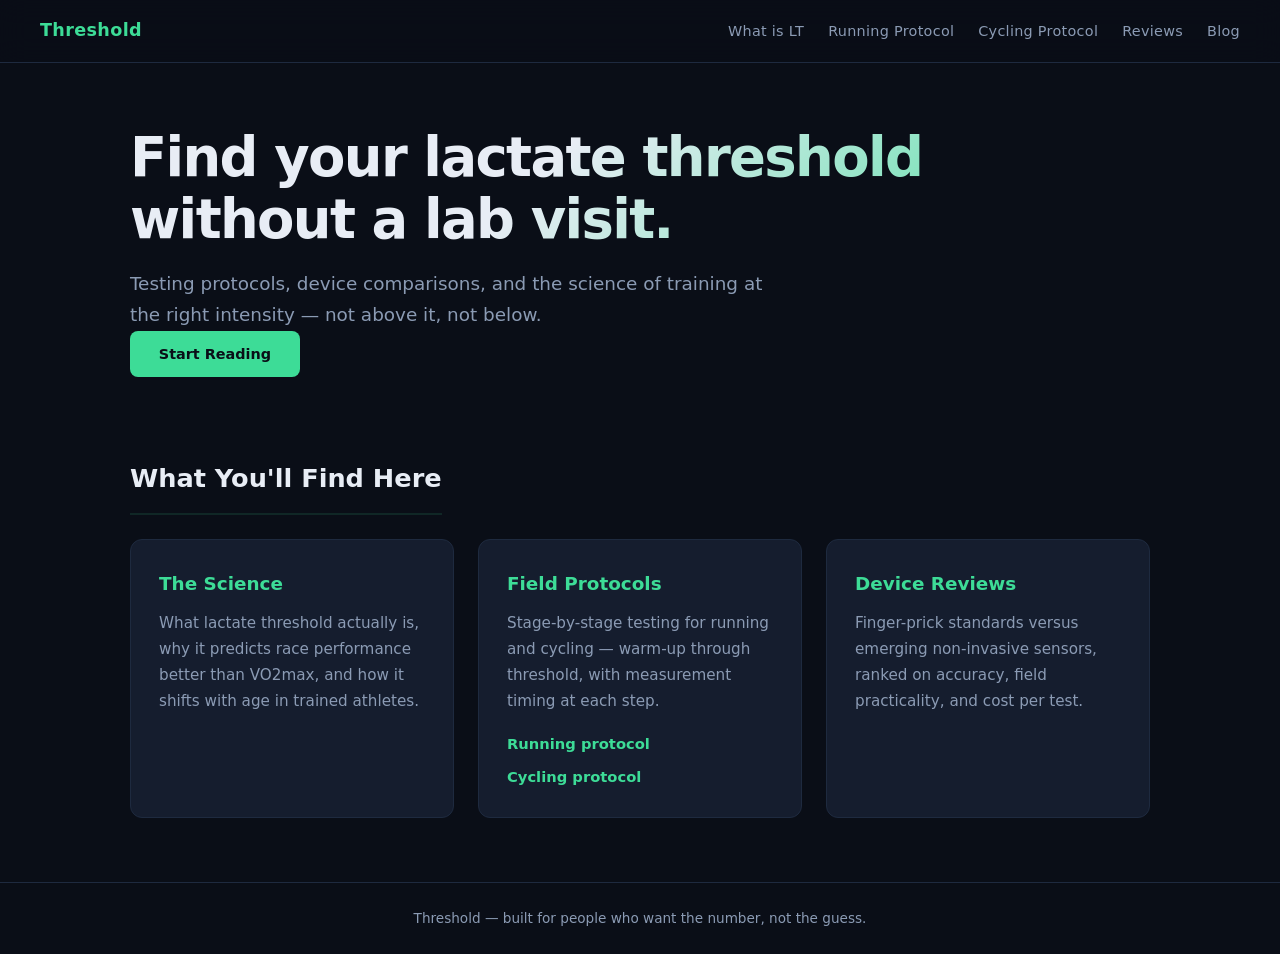
<file: index.html>
<!DOCTYPE html>
<html lang="en">
<head>
  <meta charset="UTF-8">
  <meta name="viewport" content="width=device-width, initial-scale=1.0">
  <title>Threshold</title>
  <link rel="icon" href="favicon.svg" type="image/svg+xml">
  <meta name="description" content="Find your lactate threshold without a lab visit. Testing methods, device reviews, and training science.">
  <link rel="stylesheet" href="styles.css">
</head>
<body>
  <nav>
    <a href="index.html" aria-current="page">Threshold</a>
    <a href="posts/what-is-lactate-threshold.html">What is LT</a>
    <a href="running-protocol.html">Running Protocol</a>
    <a href="cycling-protocol.html">Cycling Protocol</a>
    <a href="reviews.html">Reviews</a>
    <a href="blog.html">Blog</a>
  </nav>

  <header>
    <h1>Find your lactate threshold<br>without a lab visit.</h1>
    <p>Testing protocols, device comparisons, and the science of training at the right intensity — not above it, not below.</p>
    <a class="btn" href="blog.html">Start Reading</a>
  </header>

  <section>
    <h2>What You'll Find Here</h2>
    <div class="card-grid">
      <div class="card">
        <h3>The Science</h3>
        <p>What lactate threshold actually is, why it predicts race performance better than VO2max, and how it shifts with age in trained athletes.</p>
      </div>
      <div class="card">
        <h3>Field Protocols</h3>
        <p>Stage-by-stage testing for running and cycling — warm-up through threshold, with measurement timing at each step.</p>
        <div class="card-links">
          <a href="running-protocol.html">Running protocol</a>
          <a href="cycling-protocol.html">Cycling protocol</a>
        </div>
      </div>
      <div class="card">
        <h3>Device Reviews</h3>
        <p>Finger-prick standards versus emerging non-invasive sensors, ranked on accuracy, field practicality, and cost per test.</p>
      </div>
    </div>
  </section>

  <footer style="border-top:1px solid var(--border);padding:1.5rem 2.5rem;color:var(--text-muted);font-size:0.85rem;text-align:center;">Threshold — built for people who want the number, not the guess.</footer>
</body>
</html>
</file>
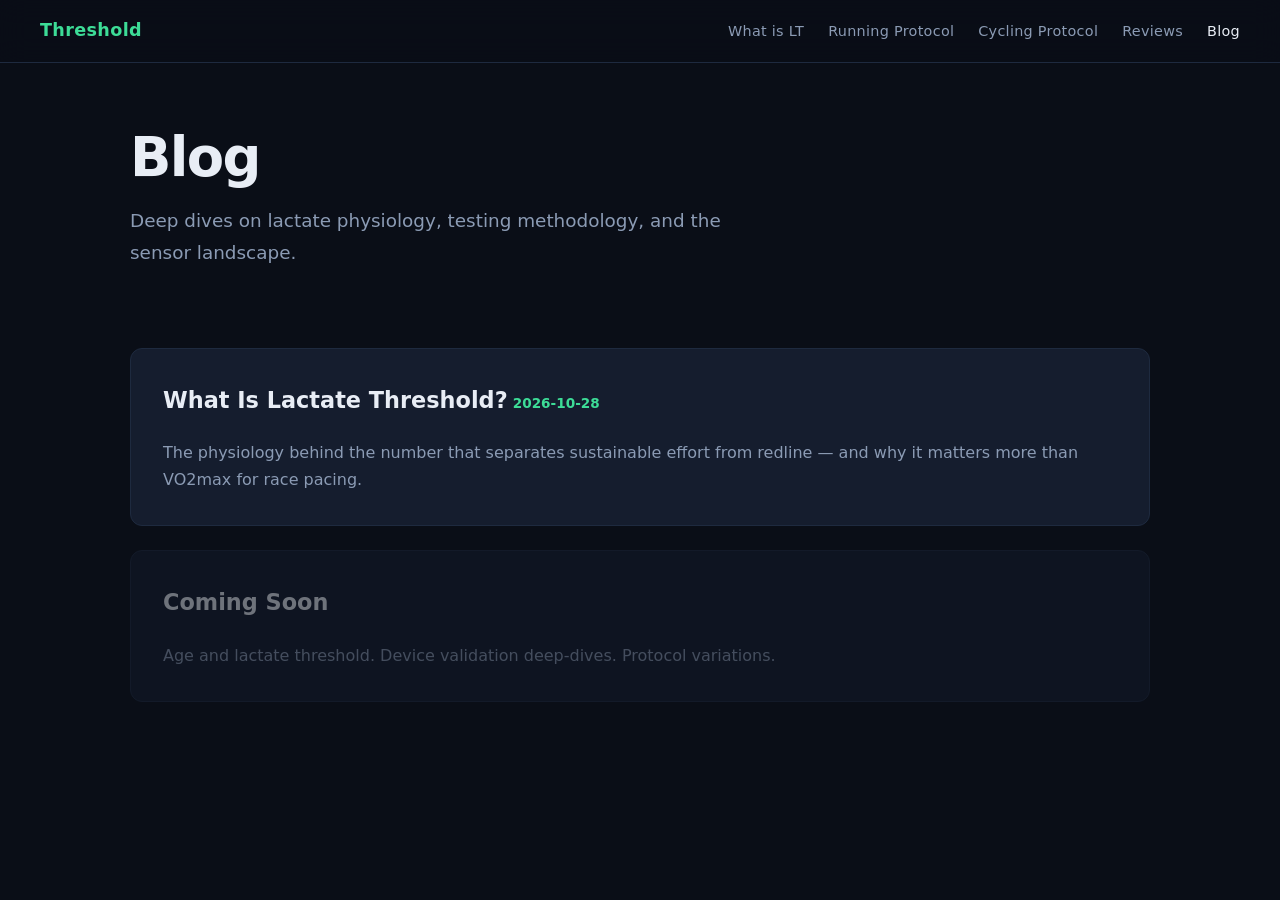
<file: blog.html>
<!DOCTYPE html>
<html lang="en">
<head>
<meta charset="UTF-8">
<meta name="viewport" content="width=device-width, initial-scale=1.0">
<title>Threshold — Blog</title>
<link rel="icon" href="favicon.svg" type="image/svg+xml">
<link rel="stylesheet" href="styles.css">
</head>
<body>
<nav>
  <a href="index.html">Threshold</a>
  <a href="posts/what-is-lactate-threshold.html">What is LT</a>
  <a href="running-protocol.html">Running Protocol</a>
  <a href="cycling-protocol.html">Cycling Protocol</a>
  <a href="reviews.html">Reviews</a>
  <a href="blog.html" aria-current="page">Blog</a>
</nav>

<header>
  <h1>Blog</h1>
  <p>Deep dives on lactate physiology, testing methodology, and the sensor landscape.</p>
</header>

<section class="blog-list">

  <article class="blog-post">
    <a href="posts/what-is-lactate-threshold.html">
      <h2>What Is Lactate Threshold?</h2>
      <time>2026-10-28</time>
      <p>The physiology behind the number that separates sustainable effort from redline — and why it matters more than VO2max for race pacing.</p>
    </a>
  </article>

  <article class="blog-post placeholder">
    <h2>Coming Soon</h2>
    <p>Age and lactate threshold. Device validation deep-dives. Protocol variations.</p>
  </article>

</section>
</body>
</html>
</file>
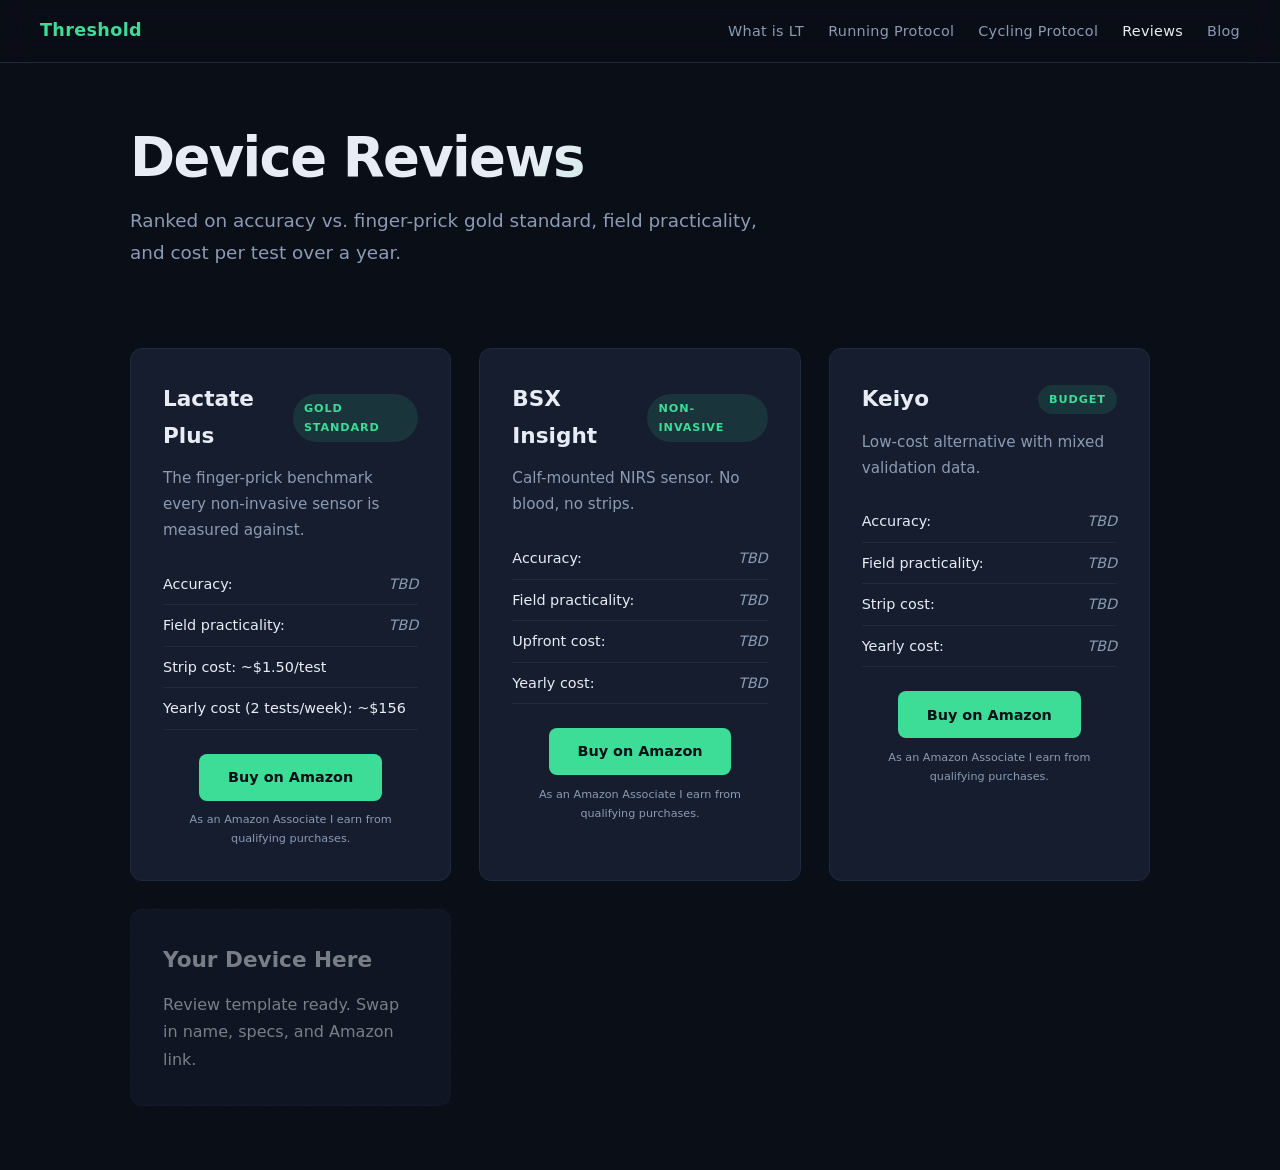
<file: reviews.html>
<!DOCTYPE html>
<html lang="en">
<head>
<meta charset="UTF-8">
<meta name="viewport" content="width=device-width, initial-scale=1.0">
<title>Threshold — Device Reviews</title>
<link rel="icon" href="favicon.svg" type="image/svg+xml">
<link rel="stylesheet" href="styles.css">
</head>
<body>
<nav>
  <a href="index.html">Threshold</a>
  <a href="posts/what-is-lactate-threshold.html">What is LT</a>
  <a href="running-protocol.html">Running Protocol</a>
  <a href="cycling-protocol.html">Cycling Protocol</a>
  <a href="reviews.html" aria-current="page">Reviews</a>
  <a href="blog.html">Blog</a>
</nav>

<header>
  <h1>Device Reviews</h1>
  <p>Ranked on accuracy vs. finger-prick gold standard, field practicality, and cost per test over a year.</p>
</header>

<section class="review-grid">

  <article class="device-card" data-device="lactate-plus">
    <div class="device-header">
      <h2>Lactate Plus</h2>
      <span class="badge">Gold Standard</span>
    </div>
    <p class="tagline">The finger-prick benchmark every non-invasive sensor is measured against.</p>
    <ul class="specs">
      <li>Accuracy: <span class="pending">TBD</span></li>
      <li>Field practicality: <span class="pending">TBD</span></li>
      <li>Strip cost: ~$1.50/test</li>
      <li>Yearly cost (2 tests/week): ~$156</li>
    </ul>
    <div class="affiliate">
      <!-- AMAZON AFFILIATE LINK SLOT -->
      <a href="#" class="btn affiliate-link" rel="nofollow sponsored">Buy on Amazon</a>
      <small>As an Amazon Associate I earn from qualifying purchases.</small>
    </div>
  </article>

  <article class="device-card" data-device="bsx">
    <div class="device-header">
      <h2>BSX Insight</h2>
      <span class="badge">Non-invasive</span>
    </div>
    <p class="tagline">Calf-mounted NIRS sensor. No blood, no strips.</p>
    <ul class="specs">
      <li>Accuracy: <span class="pending">TBD</span></li>
      <li>Field practicality: <span class="pending">TBD</span></li>
      <li>Upfront cost: <span class="pending">TBD</span></li>
      <li>Yearly cost: <span class="pending">TBD</span></li>
    </ul>
    <div class="affiliate">
      <!-- AMAZON AFFILIATE LINK SLOT -->
      <a href="#" class="btn affiliate-link" rel="nofollow sponsored">Buy on Amazon</a>
      <small>As an Amazon Associate I earn from qualifying purchases.</small>
    </div>
  </article>

  <article class="device-card" data-device="keiyo">
    <div class="device-header">
      <h2>Keiyo</h2>
      <span class="badge">Budget</span>
    </div>
    <p class="tagline">Low-cost alternative with mixed validation data.</p>
    <ul class="specs">
      <li>Accuracy: <span class="pending">TBD</span></li>
      <li>Field practicality: <span class="pending">TBD</span></li>
      <li>Strip cost: <span class="pending">TBD</span></li>
      <li>Yearly cost: <span class="pending">TBD</span></li>
    </ul>
    <div class="affiliate">
      <!-- AMAZON AFFILIATE LINK SLOT -->
      <a href="#" class="btn affiliate-link" rel="nofollow sponsored">Buy on Amazon</a>
      <small>As an Amazon Associate I earn from qualifying purchases.</small>
    </div>
  </article>

  <article class="device-card placeholder">
    <div class="device-header">
      <h2>Your Device Here</h2>
    </div>
    <p>Review template ready. Swap in name, specs, and Amazon link.</p>
  </article>

</section>

<script src="reviews.js"></script>
</body>
</html>
</file>
<file: styles.css>
/* Threshold — lactate threshold testing & sensor landscape */
:root {
  --bg: #0a0e17;
  --bg-elevated: #111827;
  --bg-card: #151d2e;
  --border: #1e2a3f;
  --text: #e8edf5;
  --text-muted: #8b9bb4;
  --accent: #3ddc97;
  --accent-dim: rgba(61, 220, 151, 0.12);
  --accent-hover: #5ae8a8;
  --danger: #ff6b6b;
  --warning: #f5a623;
  --radius: 12px;
  --radius-sm: 8px;
  --shadow: 0 4px 24px rgba(0, 0, 0, 0.35);
  --font: 'Segoe UI', system-ui, -apple-system, sans-serif;
  --mono: 'SF Mono', 'Fira Code', ui-monospace, monospace;
}

* { margin: 0; padding: 0; box-sizing: border-box; }

html {
  scroll-behavior: smooth;
  scroll-padding-top: 5rem;
}

body {
  font-family: var(--font);
  background: var(--bg);
  color: var(--text);
  line-height: 1.7;
  min-height: 100vh;
}

/* ── Nav ─────────────────────────────────────────────── */
nav {
  position: sticky;
  top: 0;
  z-index: 100;
  display: flex;
  align-items: center;
  flex-wrap: wrap;
  gap: 0.75rem 1.5rem;
  padding: 1rem 2.5rem;
  background: rgba(10, 14, 23, 0.85);
  backdrop-filter: blur(14px);
  border-bottom: 1px solid var(--border);
}

nav a {
  color: var(--text-muted);
  text-decoration: none;
  font-size: 0.9rem;
  font-weight: 500;
  letter-spacing: 0.02em;
  white-space: nowrap;
  transition: color 0.2s;
}

nav a[aria-current="page"] { color: var(--text); }

nav a:first-child {
  color: var(--accent);
  font-weight: 700;
  font-size: 1.1rem;
  margin-right: auto;
}

nav a:hover { color: var(--text); }

/* ── Header ──────────────────────────────────────────── */
header {
  max-width: 1100px;
  margin: 0 auto;
  padding: 4rem 2.5rem 2.5rem;
}

header h1 {
  font-size: clamp(2.2rem, 5vw, 3.4rem);
  font-weight: 800;
  letter-spacing: -0.03em;
  line-height: 1.15;
  background: linear-gradient(135deg, var(--text) 40%, var(--accent));
  -webkit-background-clip: text;
  background-clip: text;
  -webkit-text-fill-color: transparent;
}

header p {
  margin-top: 1rem;
  color: var(--text-muted);
  font-size: 1.15rem;
  max-width: 640px;
}

/* ── Sections ────────────────────────────────────────── */
section {
  max-width: 1100px;
  margin: 0 auto;
  padding: 2.5rem 2.5rem 4rem;
}

section h2 {
  font-size: 1.6rem;
  font-weight: 700;
  margin-bottom: 1.5rem;
  padding-bottom: 0.75rem;
  border-bottom: 2px solid var(--accent-dim);
  display: inline-block;
}

/* ── Cards ───────────────────────────────────────────── */
.card-grid {
  display: grid;
  grid-template-columns: repeat(auto-fit, minmax(280px, 1fr));
  gap: 1.5rem;
}

.card {
  background: var(--bg-card);
  border: 1px solid var(--border);
  border-radius: var(--radius);
  padding: 1.75rem;
  transition: transform 0.25s, border-color 0.25s, box-shadow 0.25s;
}

.card:hover {
  transform: translateY(-4px);
  border-color: var(--accent);
  box-shadow: var(--shadow);
}

.card h3 {
  color: var(--accent);
  font-size: 1.15rem;
  margin-bottom: 0.75rem;
}

.card p { color: var(--text-muted); font-size: 0.95rem; }

.card-links,
.text-links {
  display: flex;
  flex-wrap: wrap;
  gap: 0.5rem 1.25rem;
}

.card-links { margin-top: 1rem; }

.card-links a,
.text-links a {
  color: var(--accent);
  font-weight: 600;
  font-size: 0.92rem;
  text-decoration: none;
}

.card-links a:hover,
.text-links a:hover {
  color: var(--accent-hover);
  text-decoration: underline;
}

/* ── Device review cards ─────────────────────────────── */
.review-grid {
  display: grid;
  grid-template-columns: repeat(auto-fit, minmax(300px, 1fr));
  gap: 1.75rem;
}

.device-card {
  background: var(--bg-card);
  border: 1px solid var(--border);
  border-radius: var(--radius);
  padding: 2rem;
  transition: border-color 0.25s, box-shadow 0.25s;
  cursor: pointer;
}

.device-card:hover {
  border-color: var(--accent);
  box-shadow: var(--shadow);
}

.device-card.expanded { border-color: var(--accent); }

.device-header {
  display: flex;
  align-items: center;
  justify-content: space-between;
  margin-bottom: 0.75rem;
}

.device-header h2 {
  font-size: 1.35rem;
  border: none;
  padding: 0;
  margin: 0;
}

.badge {
  font-size: 0.7rem;
  font-weight: 700;
  text-transform: uppercase;
  letter-spacing: 0.08em;
  padding: 0.3rem 0.7rem;
  border-radius: 100px;
  background: var(--accent-dim);
  color: var(--accent);
}

.badge:nth-of-type(2) { background: rgba(245, 166, 35, 0.15); color: var(--warning); }

.tagline {
  color: var(--text-muted);
  font-size: 0.95rem;
  margin-bottom: 1.25rem;
}

.specs {
  list-style: none;
  margin-bottom: 1.5rem;
}

.specs li {
  display: flex;
  justify-content: space-between;
  padding: 0.5rem 0;
  border-bottom: 1px solid var(--border);
  font-size: 0.9rem;
}

.specs .pending { color: var(--text-muted); font-style: italic; }

.affiliate { text-align: center; }

.btn {
  display: inline-block;
  padding: 0.7rem 1.8rem;
  background: var(--accent);
  color: var(--bg);
  font-weight: 700;
  font-size: 0.9rem;
  text-decoration: none;
  border: 0;
  border-radius: var(--radius-sm);
  cursor: pointer;
  font-family: inherit;
  line-height: inherit;
  transition: background 0.2s, transform 0.2s;
}

.btn:hover {
  background: var(--accent-hover);
  transform: translateY(-2px);
}

.affiliate small {
  display: block;
  margin-top: 0.6rem;
  color: var(--text-muted);
  font-size: 0.7rem;
}

.device-card.placeholder {
  border-style: dashed;
  opacity: 0.5;
  cursor: default;
}

.device-card.placeholder:hover {
  transform: none;
  border-color: var(--border);
  box-shadow: none;
}

/* ── Blog ────────────────────────────────────────────── */
.blog-list { display: flex; flex-direction: column; gap: 1.5rem; }

.blog-post {
  background: var(--bg-card);
  border: 1px solid var(--border);
  border-radius: var(--radius);
  padding: 2rem;
  transition: border-color 0.25s;
}

.blog-post:hover { border-color: var(--accent); }

.blog-post a { text-decoration: none; color: inherit; }

.blog-post h2 {
  font-size: 1.4rem;
  border: none;
  padding: 0;
  margin-bottom: 0.5rem;
  color: var(--text);
}

.blog-post time {
  color: var(--accent);
  font-size: 0.85rem;
  font-weight: 600;
}

.blog-post p {
  color: var(--text-muted);
  margin-top: 0.75rem;
}

.blog-post.placeholder { opacity: 0.45; }

/* ── Blog post template ──────────────────────────────── */
.post-header {
  max-width: 760px;
  margin: 0 auto;
  padding: 4rem 2.5rem 2rem;
}

.post-header h1 {
  font-size: clamp(1.8rem, 4vw, 2.6rem);
  font-weight: 800;
  letter-spacing: -0.02em;
  line-height: 1.2;
}

.post-header time {
  color: var(--accent);
  font-size: 0.9rem;
  font-weight: 600;
}

.post-body {
  max-width: 760px;
  margin: 0 auto;
  padding: 0 2.5rem 4rem;
}

.post-body h2 {
  font-size: 1.35rem;
  margin: 2.5rem 0 1rem;
  border: none;
  padding: 0;
  color: var(--accent);
}

.post-body p { margin-bottom: 1.25rem; color: var(--text-muted); }

.post-body a {
  color: var(--accent);
  font-weight: 600;
  text-decoration: none;
}

.post-body a:hover { text-decoration: underline; }

.post-body a.btn,
.post-body a.btn:hover {
  color: var(--bg);
  text-decoration: none;
}

.post-body .lede {
  font-size: 1.2rem;
  color: var(--text);
  font-weight: 500;
  line-height: 1.6;
}

.callout {
  background: var(--accent-dim);
  border-left: 4px solid var(--accent);
  border-radius: 0 var(--radius-sm) var(--radius-sm) 0;
  padding: 1.25rem 1.5rem;
  margin: 1.5rem 0;
  color: var(--text);
}

.callout ul,
.callout ol { margin: 0.5rem 0 0 1.1rem; }

.callout li { margin: 0.3rem 0; }

.post-body footer {
  margin-top: 3rem;
  padding-top: 1.5rem;
  border-top: 1px solid var(--border);
}

.post-body footer a {
  color: var(--accent);
  text-decoration: none;
  font-weight: 600;
}

.post-body footer a:hover { text-decoration: underline; }

/* ── Chart container ─────────────────────────────────── */
.chart-container {
  background: var(--bg-elevated);
  border: 1px solid var(--border);
  border-radius: var(--radius);
  padding: 1.5rem;
  margin: 1.5rem 0;
}

/* ── Field protocols ─────────────────────────────────── */
header.protocol-header,
main.protocol { max-width: 900px; }

.protocol-header .eyebrow {
  margin: 0 0 0.75rem;
  color: var(--accent);
  font-size: 0.78rem;
  font-weight: 700;
  letter-spacing: 0.08em;
  text-transform: uppercase;
}

.protocol-header .dek { max-width: 68ch; }

.protocol-header .text-links { margin-top: 1.25rem; }

.protocol ul,
.protocol ol {
  margin: 0 0 1.25rem 1.2rem;
  color: var(--text-muted);
}

.protocol li { margin: 0.4rem 0; }

.protocol li strong,
.protocol td strong { color: var(--text); font-weight: 600; }

.protocol h3 {
  color: var(--text);
  font-size: 1.05rem;
  margin: 1.75rem 0 0.55rem;
}

.table-scroll {
  overflow-x: auto;
  -webkit-overflow-scrolling: touch;
  margin: 0 0 1.25rem;
}

.protocol table {
  width: 100%;
  border-collapse: collapse;
  margin: 0 0 1.25rem;
  font-size: 0.92rem;
}

.table-scroll table { margin: 0; }

.protocol th,
.protocol td {
  border: 1px solid var(--border);
  padding: 0.55rem 0.7rem;
  text-align: left;
  vertical-align: top;
}

.protocol th {
  background: var(--bg-elevated);
  color: var(--text);
  font-weight: 600;
  font-size: 0.82rem;
  letter-spacing: 0.02em;
}

.protocol td { color: var(--text-muted); }

.stage-table th:first-child,
.stage-table td:first-child {
  width: 10.5rem;
  white-space: nowrap;
}

.wide-table { min-width: 40rem; }

.data-sheet td { height: 2.15rem; }

.data-sheet td:first-child,
.meta-table th {
  color: var(--text);
  font-weight: 600;
  white-space: nowrap;
}

.meta-table th { width: 34%; }

.notes-table td { height: 4.5rem; }

.rpe-key {
  font-size: 0.82rem;
  color: var(--text-muted);
  margin: -0.35rem 0 1.25rem;
}

.sheet .btn { margin: 0.25rem 0 1.25rem; }

.sheet-kicker {
  color: var(--accent);
  font-size: 0.85rem;
  font-weight: 700;
  letter-spacing: 0.04em;
  text-transform: uppercase;
  margin-bottom: 0.75rem;
}

.scroll-hint {
  display: none;
  color: var(--text-muted);
  font-size: 0.8rem;
  margin: 0 0 0.4rem;
}

.disclaimer {
  margin-top: 2.5rem;
  padding-top: 1.25rem;
  border-top: 1px solid var(--border);
  font-size: 0.85rem;
  color: var(--text-muted);
}

/* ── Responsive ──────────────────────────────────────── */
@media (max-width: 768px) {
  nav { padding: 0.85rem 1.1rem; gap: 0.45rem 0.85rem; }
  nav a { font-size: 0.84rem; }
  nav a:first-child {
    flex-basis: 100%;
    margin-right: 0;
    font-size: 1.05rem;
  }
  header, section { padding-left: 1.25rem; padding-right: 1.25rem; }
  .post-header, .post-body { padding-left: 1.25rem; padding-right: 1.25rem; }
  .scroll-hint { display: block; }
  html { scroll-padding-top: 8rem; }
}

/* ── Print ───────────────────────────────────────────── */
@media print {
  @page { margin: 1.4cm; }

  nav,
  .no-print,
  .scroll-hint,
  .chart-container { display: none !important; }

  html, body {
    background: #fff !important;
    color: #111 !important;
  }

  body, p, li, td, th, h1, h2, h3, a, strong, time, label, .callout, .disclaimer, .lede, .rpe-key, .sheet-kicker {
    color: #111 !important;
    -webkit-text-fill-color: #111 !important;
  }

  h1, h2, h3 {
    background: none !important;
    -webkit-background-clip: border-box !important;
    background-clip: border-box !important;
  }

  header, .post-header, .post-body, main.protocol, section {
    max-width: none !important;
    padding-left: 0 !important;
    padding-right: 0 !important;
  }

  .post-header, header.protocol-header { padding-top: 0 !important; }

  .callout {
    background: #f3f3f3 !important;
    border-left-color: #222 !important;
  }

  .protocol th,
  .protocol td {
    border-color: #222 !important;
    background: #fff !important;
    color: #111 !important;
  }

  .protocol th { background: #eee !important; }

  .sheet {
    break-before: page;
    page-break-before: always;
  }

  .table-scroll { overflow: visible !important; }
  .wide-table { min-width: 0 !important; }

  tr {
    break-inside: avoid;
    page-break-inside: avoid;
  }

  thead { display: table-header-group; }

  .data-sheet td { height: 1.65rem; }
  .meta-table td { height: 1.45rem; }
  .notes-table td { height: 4.5rem; }

  a { text-decoration: none !important; }
}

/* ── Scrollbar ───────────────────────────────────────── */
::-webkit-scrollbar { width: 8px; }
::-webkit-scrollbar-track { background: var(--bg); }
::-webkit-scrollbar-thumb { background: var(--border); border-radius: 4px; }
::-webkit-scrollbar-thumb:hover { background: var(--text-muted); }
</file>
